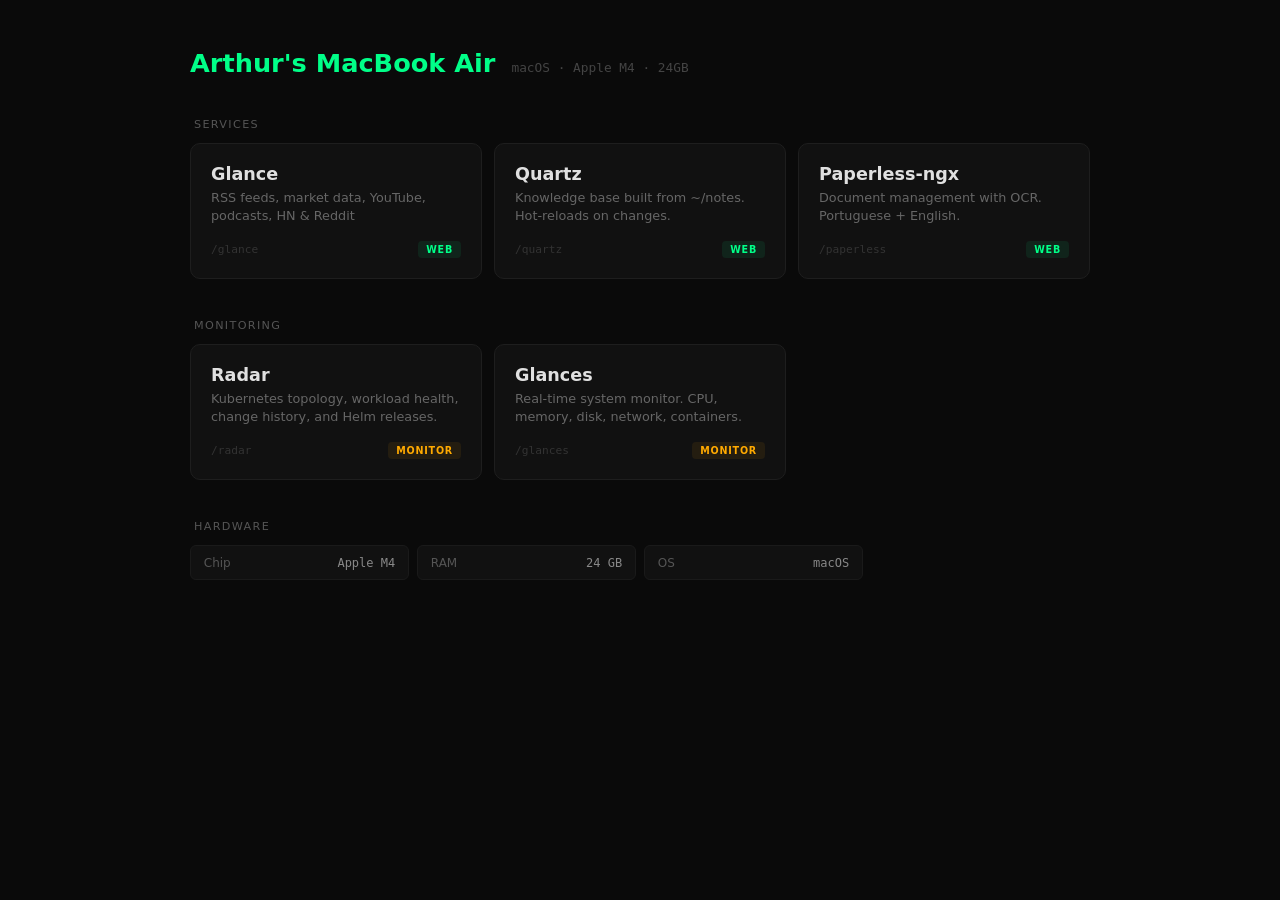
<file: mac/index.html>
<!DOCTYPE html>
<html lang="en">
<head>
  <meta charset="UTF-8">
  <meta name="viewport" content="width=device-width, initial-scale=1.0">
  <title>Arthur's MacBook Air</title>
  <style>
    * { margin: 0; padding: 0; box-sizing: border-box; }
    body {
      font-family: -apple-system, system-ui, sans-serif;
      background: #0a0a0a;
      color: #e0e0e0;
      min-height: 100vh;
      padding: 3rem 2rem;
    }
    .container { max-width: 900px; margin: 0 auto; }

    .header {
      display: flex;
      align-items: baseline;
      gap: 1rem;
      margin-bottom: 2.5rem;
    }
    h1 {
      font-size: 1.6rem;
      font-weight: 700;
      color: #00ff88;
    }
    .header-meta {
      font-size: 0.8rem;
      color: #444;
      font-family: monospace;
    }

    .group { margin-bottom: 2.5rem; }
    .group-title {
      font-size: 0.7rem;
      text-transform: uppercase;
      letter-spacing: 0.12em;
      color: #555;
      margin-bottom: 0.75rem;
      padding-left: 0.25rem;
    }

    .grid {
      display: grid;
      grid-template-columns: repeat(auto-fill, minmax(250px, 1fr));
      gap: 0.75rem;
    }

    .card {
      display: flex;
      flex-direction: column;
      justify-content: space-between;
      padding: 1.25rem;
      background: #111;
      border: 1px solid #1e1e1e;
      border-radius: 10px;
      text-decoration: none;
      color: #e0e0e0;
      transition: border-color 0.2s, background 0.2s, transform 0.2s;
      min-height: 120px;
    }
    a.card:hover {
      border-color: #00ff88;
      background: #161616;
      transform: translateY(-2px);
      cursor: pointer;
    }
    div.card:hover {
      border-color: #444;
    }

    .card-top { margin-bottom: 1rem; }
    .card-name {
      font-size: 1.1rem;
      font-weight: 600;
      margin-bottom: 0.3rem;
    }
    .card-desc {
      font-size: 0.8rem;
      color: #666;
      line-height: 1.4;
    }

    .card-bottom {
      display: flex;
      justify-content: space-between;
      align-items: center;
    }
    .card-path {
      font-size: 0.7rem;
      color: #333;
      font-family: monospace;
    }
    .card-tag {
      font-size: 0.6rem;
      text-transform: uppercase;
      letter-spacing: 0.08em;
      padding: 0.2rem 0.5rem;
      border-radius: 4px;
      font-weight: 600;
    }
    .tag-web {
      color: #00ff88;
      background: rgba(0, 255, 136, 0.08);
    }
    .tag-monitor {
      color: #ffaa00;
      background: rgba(255, 170, 0, 0.08);
    }

    .hw-info {
      display: grid;
      grid-template-columns: repeat(auto-fill, minmax(200px, 1fr));
      gap: 0.5rem;
    }
    .hw-item {
      display: flex;
      justify-content: space-between;
      padding: 0.6rem 0.8rem;
      background: #111;
      border: 1px solid #1a1a1a;
      border-radius: 6px;
      font-size: 0.75rem;
    }
    .hw-label { color: #555; }
    .hw-value { color: #888; font-family: monospace; }

    @media (max-width: 600px) {
      body { padding: 2rem 1rem; }
      .grid { grid-template-columns: 1fr; }
      .hw-info { grid-template-columns: 1fr; }
    }
  </style>
</head>
<body>
  <div class="container">
    <div class="header">
      <h1>Arthur's MacBook Air</h1>
      <span class="header-meta">macOS &middot; Apple M4 &middot; 24GB</span>
    </div>

    <div class="group">
      <div class="group-title">Services</div>
      <div class="grid">
        <a class="card" href="/glance/">
          <div class="card-top">
            <div class="card-name">Glance</div>
            <div class="card-desc">RSS feeds, market data, YouTube, podcasts, HN &amp; Reddit</div>
          </div>
          <div class="card-bottom">
            <span class="card-path">/glance</span>
            <span class="card-tag tag-web">web</span>
          </div>
        </a>
        <a class="card" href="/quartz/">
          <div class="card-top">
            <div class="card-name">Quartz</div>
            <div class="card-desc">Knowledge base built from ~/notes. Hot-reloads on changes.</div>
          </div>
          <div class="card-bottom">
            <span class="card-path">/quartz</span>
            <span class="card-tag tag-web">web</span>
          </div>
        </a>
        <a class="card" href="/paperless/">
          <div class="card-top">
            <div class="card-name">Paperless-ngx</div>
            <div class="card-desc">Document management with OCR. Portuguese + English.</div>
          </div>
          <div class="card-bottom">
            <span class="card-path">/paperless</span>
            <span class="card-tag tag-web">web</span>
          </div>
        </a>
      </div>
    </div>

    <div class="group">
      <div class="group-title">Monitoring</div>
      <div class="grid">
        <a class="card" href="/radar/">
          <div class="card-top">
            <div class="card-name">Radar</div>
            <div class="card-desc">Kubernetes topology, workload health, change history, and Helm releases.</div>
          </div>
          <div class="card-bottom">
            <span class="card-path">/radar</span>
            <span class="card-tag tag-monitor">monitor</span>
          </div>
        </a>
        <a class="card" href="/glances/">
          <div class="card-top">
            <div class="card-name">Glances</div>
            <div class="card-desc">Real-time system monitor. CPU, memory, disk, network, containers.</div>
          </div>
          <div class="card-bottom">
            <span class="card-path">/glances</span>
            <span class="card-tag tag-monitor">monitor</span>
          </div>
        </a>
      </div>
    </div>

    <div class="group">
      <div class="group-title">Hardware</div>
      <div class="hw-info">
        <div class="hw-item">
          <span class="hw-label">Chip</span>
          <span class="hw-value">Apple M4</span>
        </div>
        <div class="hw-item">
          <span class="hw-label">RAM</span>
          <span class="hw-value">24 GB</span>
        </div>
        <div class="hw-item">
          <span class="hw-label">OS</span>
          <span class="hw-value">macOS</span>
        </div>
      </div>
    </div>
  </div>
</body>
</html>
</file>
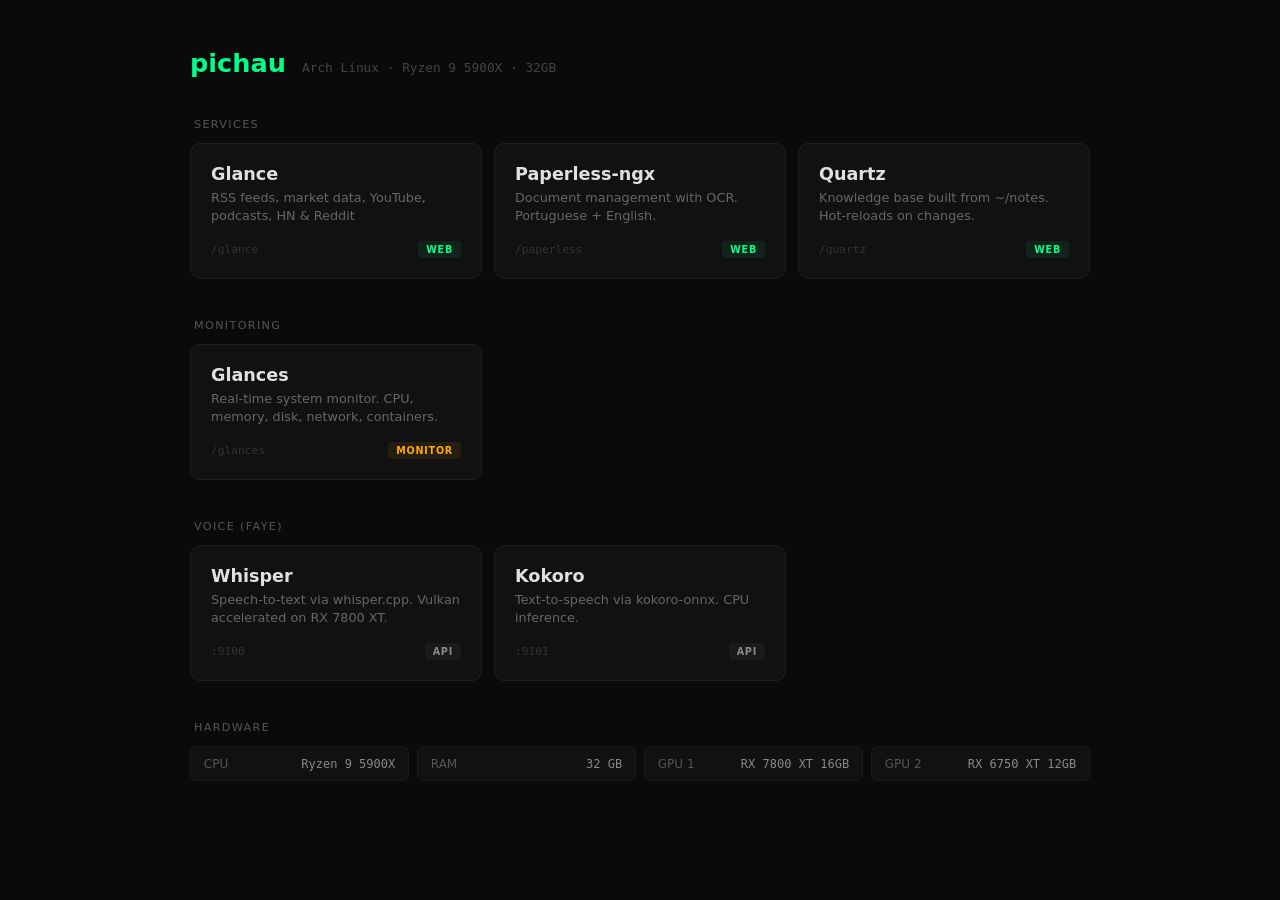
<file: nginx/index.html>
<!DOCTYPE html>
<html lang="en">
<head>
  <meta charset="UTF-8">
  <meta name="viewport" content="width=device-width, initial-scale=1.0">
  <title>pichau</title>
  <style>
    * { margin: 0; padding: 0; box-sizing: border-box; }
    body {
      font-family: -apple-system, system-ui, sans-serif;
      background: #0a0a0a;
      color: #e0e0e0;
      min-height: 100vh;
      padding: 3rem 2rem;
    }
    .container { max-width: 900px; margin: 0 auto; }

    .header {
      display: flex;
      align-items: baseline;
      gap: 1rem;
      margin-bottom: 2.5rem;
    }
    h1 {
      font-size: 1.6rem;
      font-weight: 700;
      color: #00ff88;
    }
    .header-meta {
      font-size: 0.8rem;
      color: #444;
      font-family: monospace;
    }

    .group { margin-bottom: 2.5rem; }
    .group-title {
      font-size: 0.7rem;
      text-transform: uppercase;
      letter-spacing: 0.12em;
      color: #555;
      margin-bottom: 0.75rem;
      padding-left: 0.25rem;
    }

    .grid {
      display: grid;
      grid-template-columns: repeat(auto-fill, minmax(250px, 1fr));
      gap: 0.75rem;
    }

    .card {
      display: flex;
      flex-direction: column;
      justify-content: space-between;
      padding: 1.25rem;
      background: #111;
      border: 1px solid #1e1e1e;
      border-radius: 10px;
      text-decoration: none;
      color: #e0e0e0;
      transition: border-color 0.2s, background 0.2s, transform 0.2s;
      min-height: 120px;
    }
    a.card:hover {
      border-color: #00ff88;
      background: #161616;
      transform: translateY(-2px);
      cursor: pointer;
    }
    div.card:hover {
      border-color: #444;
    }

    .card-top { margin-bottom: 1rem; }
    .card-name {
      font-size: 1.1rem;
      font-weight: 600;
      margin-bottom: 0.3rem;
    }
    .card-desc {
      font-size: 0.8rem;
      color: #666;
      line-height: 1.4;
    }

    .card-bottom {
      display: flex;
      justify-content: space-between;
      align-items: center;
    }
    .card-path {
      font-size: 0.7rem;
      color: #333;
      font-family: monospace;
    }
    .card-tag {
      font-size: 0.6rem;
      text-transform: uppercase;
      letter-spacing: 0.08em;
      padding: 0.2rem 0.5rem;
      border-radius: 4px;
      font-weight: 600;
    }
    .tag-web {
      color: #00ff88;
      background: rgba(0, 255, 136, 0.08);
    }
    .tag-api {
      color: #888;
      background: rgba(255, 255, 255, 0.04);
    }
    .tag-monitor {
      color: #ffaa00;
      background: rgba(255, 170, 0, 0.08);
    }

    .hw-info {
      display: grid;
      grid-template-columns: repeat(auto-fill, minmax(200px, 1fr));
      gap: 0.5rem;
    }
    .hw-item {
      display: flex;
      justify-content: space-between;
      padding: 0.6rem 0.8rem;
      background: #111;
      border: 1px solid #1a1a1a;
      border-radius: 6px;
      font-size: 0.75rem;
    }
    .hw-label { color: #555; }
    .hw-value { color: #888; font-family: monospace; }

    @media (max-width: 600px) {
      body { padding: 2rem 1rem; }
      .grid { grid-template-columns: 1fr; }
      .hw-info { grid-template-columns: 1fr; }
    }
  </style>
</head>
<body>
  <div class="container">
    <div class="header">
      <h1>pichau</h1>
      <span class="header-meta">Arch Linux &middot; Ryzen 9 5900X &middot; 32GB</span>
    </div>

    <div class="group">
      <div class="group-title">Services</div>
      <div class="grid">
        <a class="card" href="/glance/">
          <div class="card-top">
            <div class="card-name">Glance</div>
            <div class="card-desc">RSS feeds, market data, YouTube, podcasts, HN &amp; Reddit</div>
          </div>
          <div class="card-bottom">
            <span class="card-path">/glance</span>
            <span class="card-tag tag-web">web</span>
          </div>
        </a>
        <a class="card" href="/paperless/">
          <div class="card-top">
            <div class="card-name">Paperless-ngx</div>
            <div class="card-desc">Document management with OCR. Portuguese + English.</div>
          </div>
          <div class="card-bottom">
            <span class="card-path">/paperless</span>
            <span class="card-tag tag-web">web</span>
          </div>
        </a>
        <a class="card" href="/quartz/">
          <div class="card-top">
            <div class="card-name">Quartz</div>
            <div class="card-desc">Knowledge base built from ~/notes. Hot-reloads on changes.</div>
          </div>
          <div class="card-bottom">
            <span class="card-path">/quartz</span>
            <span class="card-tag tag-web">web</span>
          </div>
        </a>
      </div>
    </div>

    <div class="group">
      <div class="group-title">Monitoring</div>
      <div class="grid">
        <a class="card" href="/glances/">
          <div class="card-top">
            <div class="card-name">Glances</div>
            <div class="card-desc">Real-time system monitor. CPU, memory, disk, network, containers.</div>
          </div>
          <div class="card-bottom">
            <span class="card-path">/glances</span>
            <span class="card-tag tag-monitor">monitor</span>
          </div>
        </a>
      </div>
    </div>

    <div class="group">
      <div class="group-title">Voice (Faye)</div>
      <div class="grid">
        <div class="card">
          <div class="card-top">
            <div class="card-name">Whisper</div>
            <div class="card-desc">Speech-to-text via whisper.cpp. Vulkan accelerated on RX 7800 XT.</div>
          </div>
          <div class="card-bottom">
            <span class="card-path">:9100</span>
            <span class="card-tag tag-api">api</span>
          </div>
        </div>
        <div class="card">
          <div class="card-top">
            <div class="card-name">Kokoro</div>
            <div class="card-desc">Text-to-speech via kokoro-onnx. CPU inference.</div>
          </div>
          <div class="card-bottom">
            <span class="card-path">:9101</span>
            <span class="card-tag tag-api">api</span>
          </div>
        </div>
      </div>
    </div>

    <div class="group">
      <div class="group-title">Hardware</div>
      <div class="hw-info">
        <div class="hw-item">
          <span class="hw-label">CPU</span>
          <span class="hw-value">Ryzen 9 5900X</span>
        </div>
        <div class="hw-item">
          <span class="hw-label">RAM</span>
          <span class="hw-value">32 GB</span>
        </div>
        <div class="hw-item">
          <span class="hw-label">GPU 1</span>
          <span class="hw-value">RX 7800 XT 16GB</span>
        </div>
        <div class="hw-item">
          <span class="hw-label">GPU 2</span>
          <span class="hw-value">RX 6750 XT 12GB</span>
        </div>
      </div>
    </div>
  </div>
</body>
</html>
</file>
